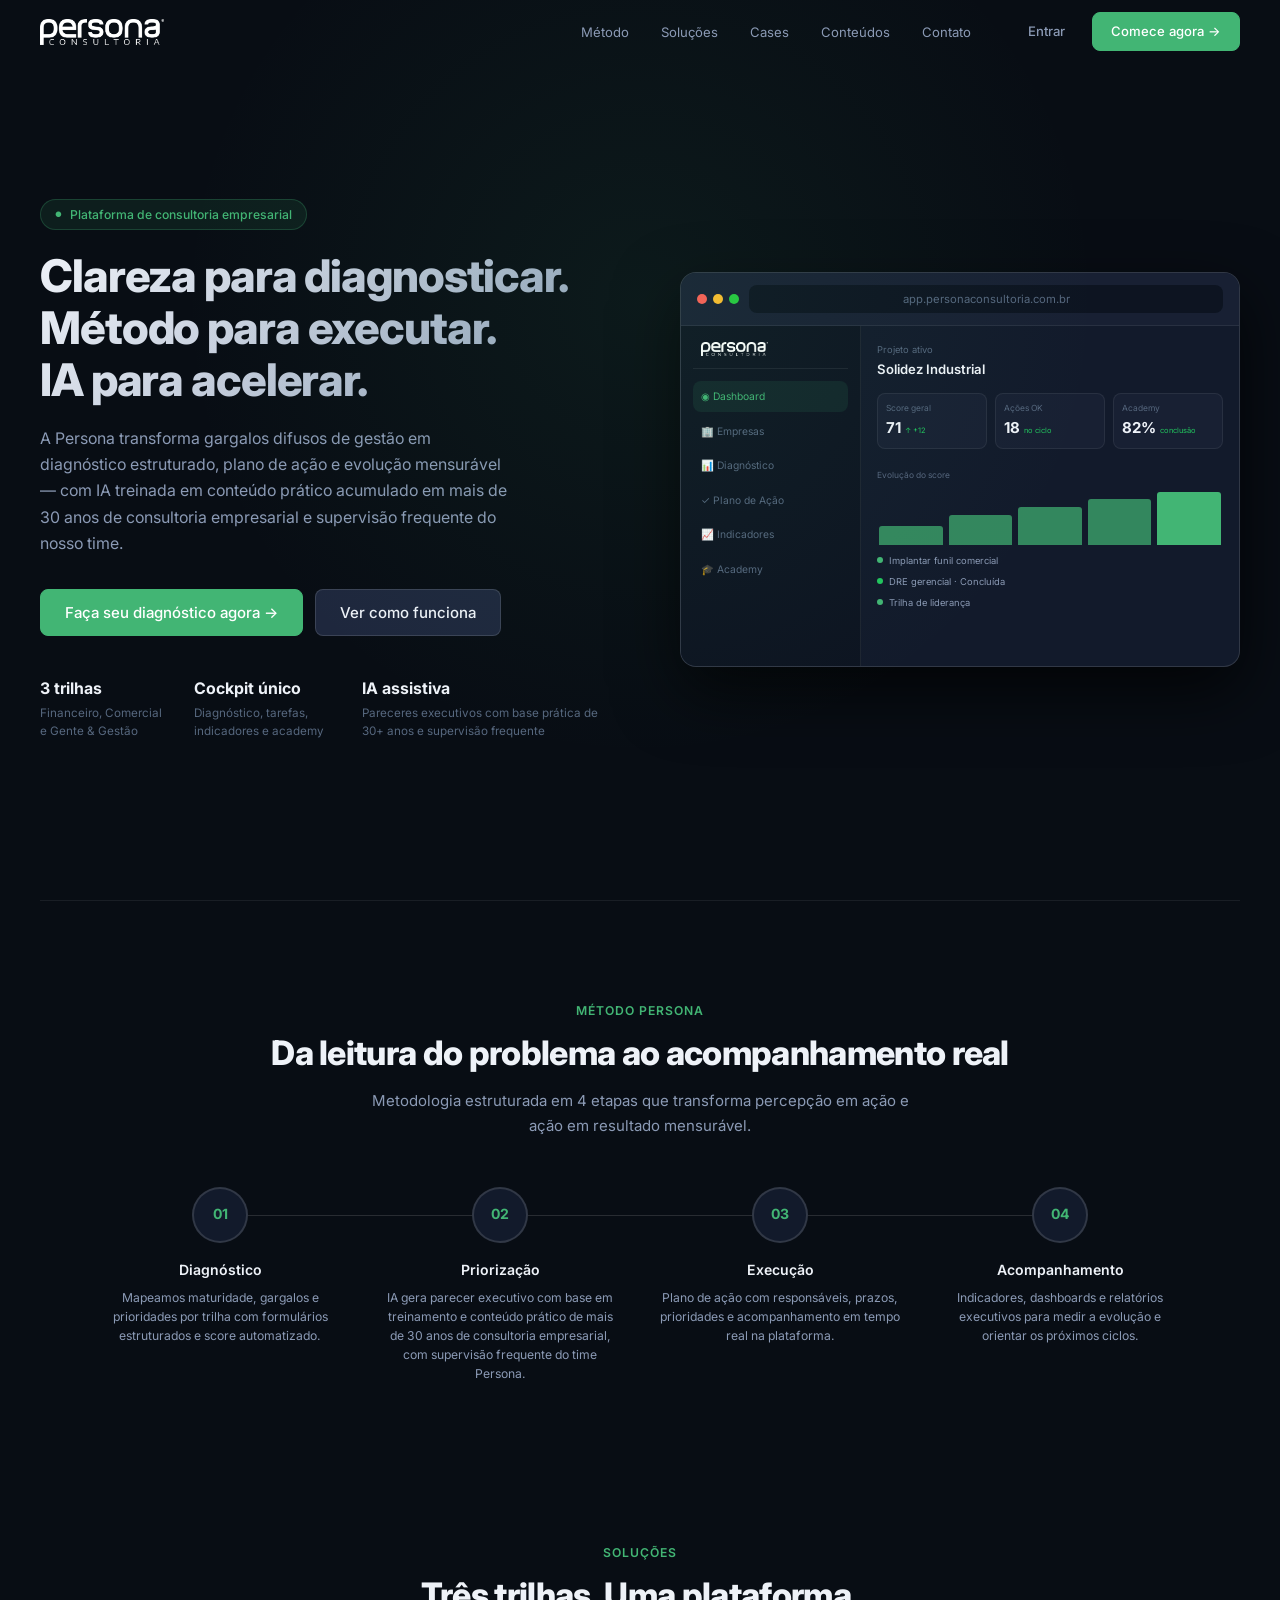
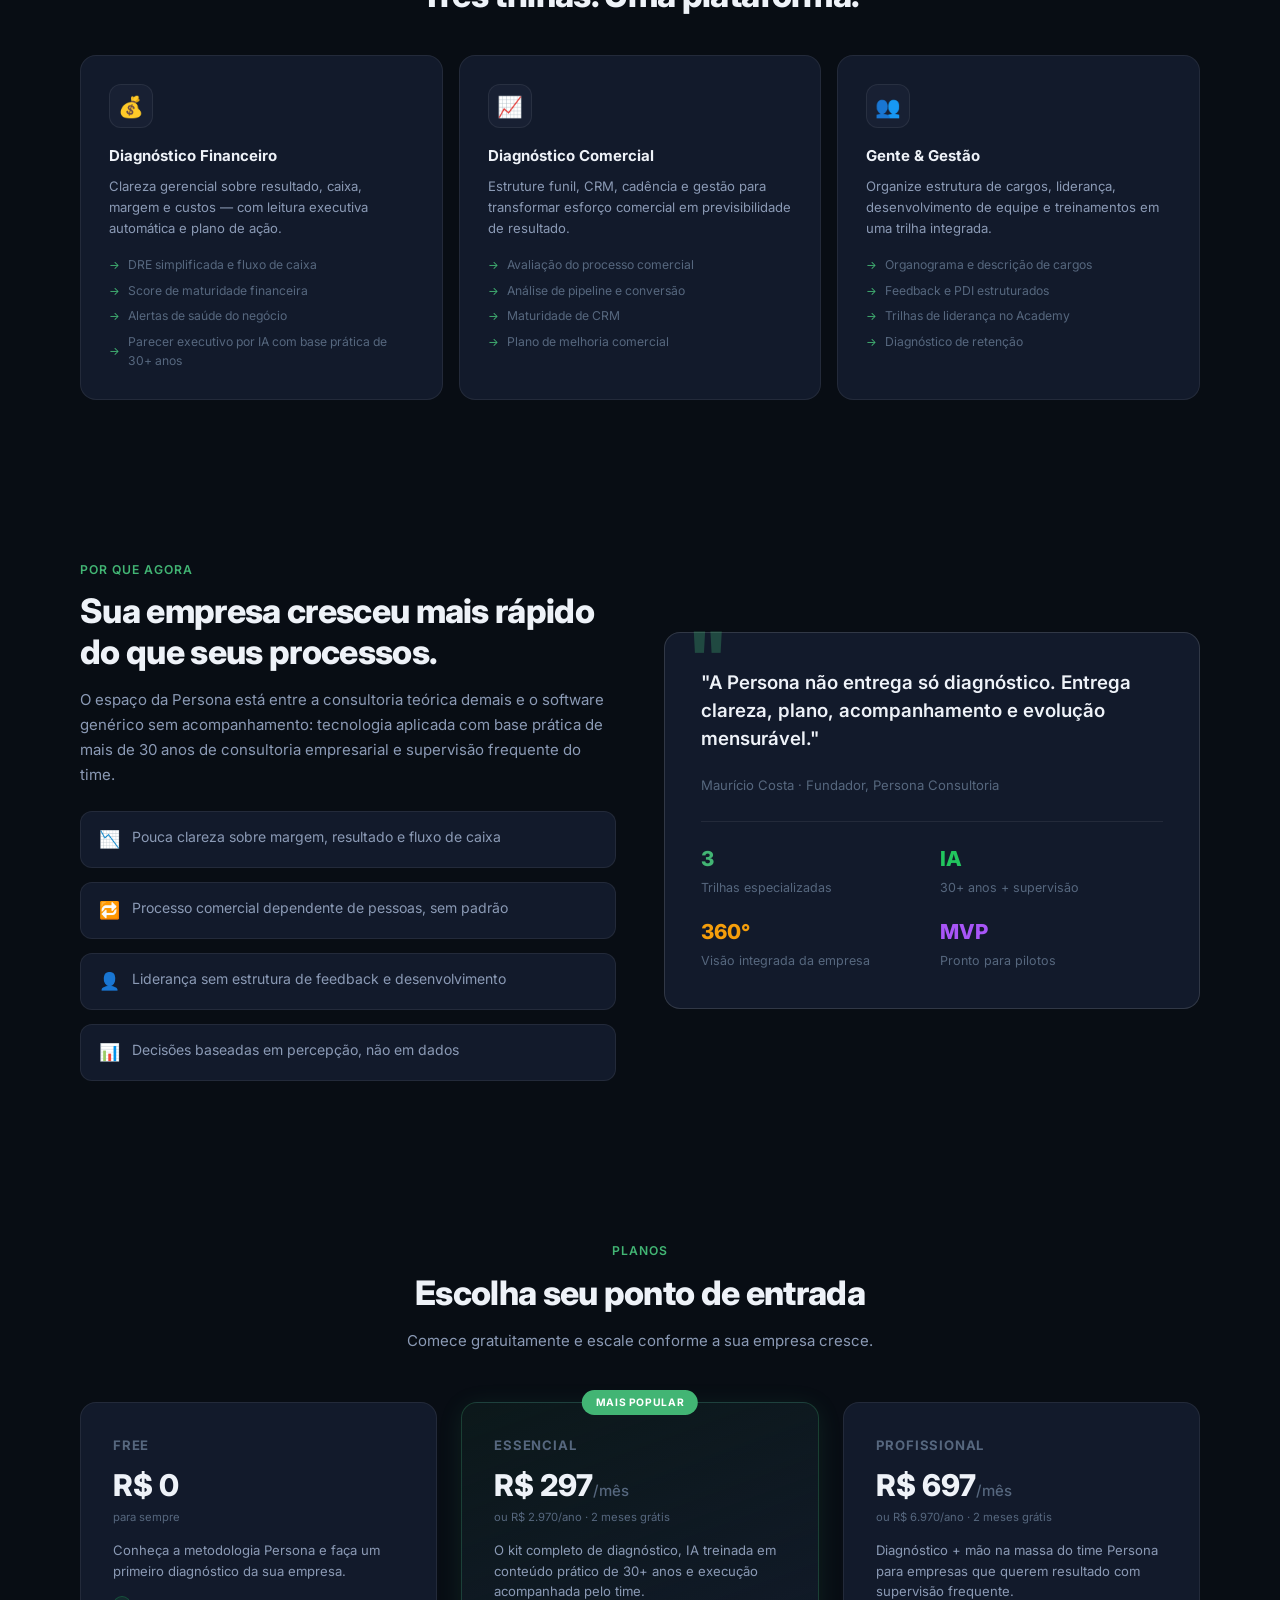
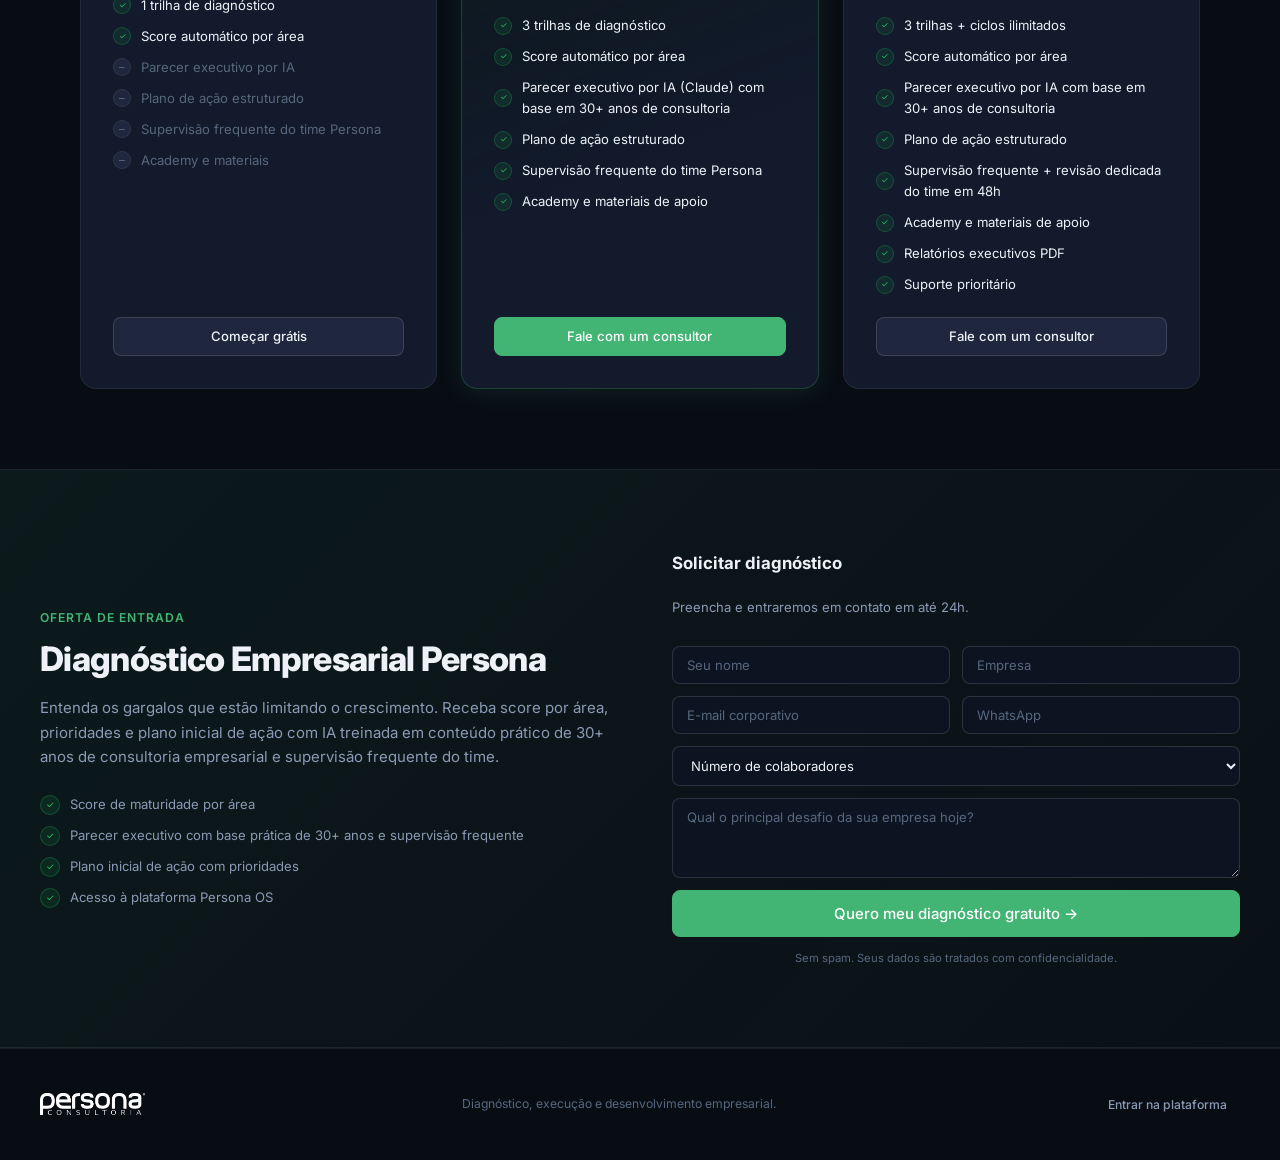
<file: index.html>
<!DOCTYPE html>
<html lang="pt-BR">
<head>
  <meta charset="UTF-8" />
  <meta name="viewport" content="width=device-width, initial-scale=1.0" />
  <title>Persona Consultoria | Diagnóstico, Execução e Desenvolvimento Empresarial</title>
  <link rel="stylesheet" href="css/base.css" />
  <link rel="stylesheet" href="css/landing.css" />
</head>
<body class="landing-body">

  <nav class="nav" id="main-nav">
    <div class="nav-logo">
      <img src="logo-Consultoria-BRANCO.png" alt="Persona Consultoria" style="height:26px;width:auto" />
    </div>
    <div class="nav-links">
      <button class="nav-link">Método</button>
      <button class="nav-link">Soluções</button>
      <button class="nav-link">Cases</button>
      <button class="nav-link">Conteúdos</button>
      <button class="nav-link" onclick="document.getElementById('contato').scrollIntoView({behavior:'smooth'})">Contato</button>
    </div>
    <div class="nav-actions">
      <a class="btn btn-ghost" href="login.html">Entrar</a>
      <a class="btn btn-primary" href="#contato" onclick="document.getElementById('contato').scrollIntoView({behavior:'smooth'});return false;">Comece agora →</a>
    </div>
  </nav>

  <!-- HERO -->
  <section class="hero">
    <div class="hero-inner">
      <div>
        <div class="hero-eyebrow">Plataforma de consultoria empresarial</div>
        <h1 class="hero-h1">Clareza para diagnosticar.<br>Método para executar.<br>IA para acelerar.</h1>
        <p class="hero-sub">A Persona transforma gargalos difusos de gestão em diagnóstico estruturado, plano de ação e evolução mensurável — com IA treinada em conteúdo prático acumulado em mais de 30 anos de consultoria empresarial e supervisão frequente do nosso time.</p>
        <div class="hero-actions">
          <a class="btn btn-primary btn-lg" href="#contato" onclick="document.getElementById('contato').scrollIntoView({behavior:'smooth'});return false;">Faça seu diagnóstico agora →</a>
          <button class="btn btn-secondary btn-lg" onclick="document.getElementById('metodo').scrollIntoView({behavior:'smooth'})">Ver como funciona</button>
        </div>
        <ul class="hero-metrics">
          <li><strong>3 trilhas</strong><span>Financeiro, Comercial e Gente & Gestão</span></li>
          <li><strong>Cockpit único</strong><span>Diagnóstico, tarefas, indicadores e academy</span></li>
          <li><strong>IA assistiva</strong><span>Pareceres executivos com base prática de 30+ anos e supervisão frequente</span></li>
        </ul>
      </div>
      <div class="hero-panel">
        <div class="product-window">
          <div class="window-chrome">
            <div class="window-dots"><span></span><span></span><span></span></div>
            <div class="window-url">app.personaconsultoria.com.br</div>
          </div>
          <div class="window-body">
            <div class="mock-app">
              <aside class="mock-sidebar">
                <div class="mock-logo">
                  <img src="logo-Consultoria-BRANCO.png" alt="Persona" style="height:14px;width:auto" />
                </div>
                <div class="mock-nav-item active">◉ Dashboard</div>
                <div class="mock-nav-item">🏢 Empresas</div>
                <div class="mock-nav-item">📊 Diagnóstico</div>
                <div class="mock-nav-item">✓ Plano de Ação</div>
                <div class="mock-nav-item">📈 Indicadores</div>
                <div class="mock-nav-item">🎓 Academy</div>
              </aside>
              <div class="mock-content">
                <div class="mock-header">
                  <small>Projeto ativo</small>
                  <strong>Solidez Industrial</strong>
                </div>
                <div class="mock-stats">
                  <div class="mock-stat">
                    <small>Score geral</small>
                    <strong>71</strong>
                    <span>↑ +12</span>
                  </div>
                  <div class="mock-stat">
                    <small>Ações OK</small>
                    <strong>18</strong>
                    <span>no ciclo</span>
                  </div>
                  <div class="mock-stat">
                    <small>Academy</small>
                    <strong>82%</strong>
                    <span>conclusão</span>
                  </div>
                </div>
                <div class="mock-bar-chart">
                  <small>Evolução do score</small>
                  <div class="mock-bars">
                    <span style="height:32%"></span>
                    <span style="height:50%"></span>
                    <span style="height:63%"></span>
                    <span style="height:76%"></span>
                    <span style="height:88%"></span>
                  </div>
                </div>
                <div class="mock-task-list">
                  <div class="mock-task"><div class="mock-task-dot"></div>Implantar funil comercial</div>
                  <div class="mock-task"><div class="mock-task-dot" style="background:var(--green)"></div>DRE gerencial · Concluída</div>
                  <div class="mock-task"><div class="mock-task-dot"></div>Trilha de liderança</div>
                </div>
              </div>
            </div>
          </div>
        </div>
      </div>
    </div>
  </section>

  <!-- MÉTODO -->
  <div id="metodo"></div>
  <div style="max-width:1200px;margin:0 auto;padding:0 40px 20px;border-top:1px solid var(--border)"></div>
  <div class="section section-center">
    <div class="section-eyebrow">Método Persona</div>
    <h2 class="section-title">Da leitura do problema ao acompanhamento real</h2>
    <p class="section-sub">Metodologia estruturada em 4 etapas que transforma percepção em ação e ação em resultado mensurável.</p>
    <div class="method-steps">
      <div class="step">
        <div class="step-num">01</div>
        <h4>Diagnóstico</h4>
        <p>Mapeamos maturidade, gargalos e prioridades por trilha com formulários estruturados e score automatizado.</p>
      </div>
      <div class="step">
        <div class="step-num">02</div>
        <h4>Priorização</h4>
        <p>IA gera parecer executivo com base em treinamento e conteúdo prático de mais de 30 anos de consultoria empresarial, com supervisão frequente do time Persona.</p>
      </div>
      <div class="step">
        <div class="step-num">03</div>
        <h4>Execução</h4>
        <p>Plano de ação com responsáveis, prazos, prioridades e acompanhamento em tempo real na plataforma.</p>
      </div>
      <div class="step">
        <div class="step-num">04</div>
        <h4>Acompanhamento</h4>
        <p>Indicadores, dashboards e relatórios executivos para medir a evolução e orientar os próximos ciclos.</p>
      </div>
    </div>
  </div>

  <!-- SOLUÇÕES -->
  <div class="section">
    <div class="section-eyebrow" style="text-align:center">Soluções</div>
    <h2 class="section-title" style="text-align:center">Três trilhas. Uma plataforma.</h2>
    <div class="solutions-grid">
      <div class="solution-card">
        <div class="solution-icon">💰</div>
        <h3>Diagnóstico Financeiro</h3>
        <p>Clareza gerencial sobre resultado, caixa, margem e custos — com leitura executiva automática e plano de ação.</p>
        <ul class="solution-features">
          <li>DRE simplificada e fluxo de caixa</li>
          <li>Score de maturidade financeira</li>
          <li>Alertas de saúde do negócio</li>
          <li>Parecer executivo por IA com base prática de 30+ anos</li>
        </ul>
      </div>
      <div class="solution-card">
        <div class="solution-icon">📈</div>
        <h3>Diagnóstico Comercial</h3>
        <p>Estruture funil, CRM, cadência e gestão para transformar esforço comercial em previsibilidade de resultado.</p>
        <ul class="solution-features">
          <li>Avaliação do processo comercial</li>
          <li>Análise de pipeline e conversão</li>
          <li>Maturidade de CRM</li>
          <li>Plano de melhoria comercial</li>
        </ul>
      </div>
      <div class="solution-card">
        <div class="solution-icon">👥</div>
        <h3>Gente & Gestão</h3>
        <p>Organize estrutura de cargos, liderança, desenvolvimento de equipe e treinamentos em uma trilha integrada.</p>
        <ul class="solution-features">
          <li>Organograma e descrição de cargos</li>
          <li>Feedback e PDI estruturados</li>
          <li>Trilhas de liderança no Academy</li>
          <li>Diagnóstico de retenção</li>
        </ul>
      </div>
    </div>
  </div>

  <!-- POR QUE -->
  <div class="why-section">
    <div>
      <div class="section-eyebrow">Por que agora</div>
      <h2 class="section-title">Sua empresa cresceu mais rápido do que seus processos.</h2>
      <p style="color:var(--text-2);line-height:1.65;margin-bottom:20px">O espaço da Persona está entre a consultoria teórica demais e o software genérico sem acompanhamento: tecnologia aplicada com base prática de mais de 30 anos de consultoria empresarial e supervisão frequente do time.</p>
      <ul class="why-pains">
        <li><span>📉</span>Pouca clareza sobre margem, resultado e fluxo de caixa</li>
        <li><span>🔁</span>Processo comercial dependente de pessoas, sem padrão</li>
        <li><span>👤</span>Liderança sem estrutura de feedback e desenvolvimento</li>
        <li><span>📊</span>Decisões baseadas em percepção, não em dados</li>
      </ul>
    </div>
    <div class="why-quote">
      <blockquote>"A Persona não entrega só diagnóstico. Entrega clareza, plano, acompanhamento e evolução mensurável."</blockquote>
      <cite>Maurício Costa · Fundador, Persona Consultoria</cite>
      <div style="margin-top:24px;padding-top:20px;border-top:1px solid var(--border)">
        <div style="display:grid;grid-template-columns:1fr 1fr;gap:16px">
          <div><strong style="font-size:1.375rem;font-weight:800;color:var(--accent)">3</strong><br><small style="color:var(--text-3)">Trilhas especializadas</small></div>
          <div><strong style="font-size:1.375rem;font-weight:800;color:var(--green)">IA</strong><br><small style="color:var(--text-3)">30+ anos + supervisão</small></div>
          <div><strong style="font-size:1.375rem;font-weight:800;color:var(--yellow)">360°</strong><br><small style="color:var(--text-3)">Visão integrada da empresa</small></div>
          <div><strong style="font-size:1.375rem;font-weight:800;color:var(--purple)">MVP</strong><br><small style="color:var(--text-3)">Pronto para pilotos</small></div>
        </div>
      </div>
    </div>
  </div>

  <!-- PRICING -->
  <div class="pricing-section">
    <div class="section-eyebrow" style="text-align:center">Planos</div>
    <h2 class="section-title" style="text-align:center">Escolha seu ponto de entrada</h2>
    <p class="section-sub" style="text-align:center">Comece gratuitamente e escale conforme a sua empresa cresce.</p>
    <div class="pricing-grid">

      <div class="pricing-card">
        <div class="plan-name">Free</div>
        <div class="plan-price">R$ 0</div>
        <div class="plan-period">para sempre</div>
        <p class="plan-desc">Conheça a metodologia Persona e faça um primeiro diagnóstico da sua empresa.</p>
        <ul class="plan-features">
          <li class="ok">1 trilha de diagnóstico</li>
          <li class="ok">Score automático por área</li>
          <li class="no">Parecer executivo por IA</li>
          <li class="no">Plano de ação estruturado</li>
          <li class="no">Supervisão frequente do time Persona</li>
          <li class="no">Academy e materiais</li>
        </ul>
        <a class="btn btn-secondary" style="width:100%;justify-content:center" href="login.html">Começar grátis</a>
      </div>

      <div class="pricing-card featured">
        <div class="plan-badge">Mais popular</div>
        <div class="plan-name">Essencial</div>
        <div class="plan-price">R$ 297<span>/mês</span></div>
        <div class="plan-period">ou R$ 2.970/ano · 2 meses grátis</div>
        <p class="plan-desc">O kit completo de diagnóstico, IA treinada em conteúdo prático de 30+ anos e execução acompanhada pelo time.</p>
        <ul class="plan-features">
          <li class="ok">3 trilhas de diagnóstico</li>
          <li class="ok">Score automático por área</li>
          <li class="ok">Parecer executivo por IA (Claude) com base em 30+ anos de consultoria</li>
          <li class="ok">Plano de ação estruturado</li>
          <li class="ok">Supervisão frequente do time Persona</li>
          <li class="ok">Academy e materiais de apoio</li>
        </ul>
        <a class="btn btn-primary" style="width:100%;justify-content:center" href="#contato" onclick="document.getElementById('contato').scrollIntoView({behavior:'smooth'});return false;">Fale com um consultor</a>
      </div>

      <div class="pricing-card">
        <div class="plan-name">Profissional</div>
        <div class="plan-price">R$ 697<span>/mês</span></div>
        <div class="plan-period">ou R$ 6.970/ano · 2 meses grátis</div>
        <p class="plan-desc">Diagnóstico + mão na massa do time Persona para empresas que querem resultado com supervisão frequente.</p>
        <ul class="plan-features">
          <li class="ok">3 trilhas + ciclos ilimitados</li>
          <li class="ok">Score automático por área</li>
          <li class="ok">Parecer executivo por IA com base em 30+ anos de consultoria</li>
          <li class="ok">Plano de ação estruturado</li>
          <li class="ok">Supervisão frequente + revisão dedicada do time em 48h</li>
          <li class="ok">Academy e materiais de apoio</li>
          <li class="ok">Relatórios executivos PDF</li>
          <li class="ok">Suporte prioritário</li>
        </ul>
        <a class="btn btn-secondary" style="width:100%;justify-content:center" href="#contato" onclick="document.getElementById('contato').scrollIntoView({behavior:'smooth'});return false;">Fale com um consultor</a>
      </div>

    </div>
  </div>

  <!-- CTA BAND -->
  <div class="cta-band" id="contato">
    <div class="cta-inner">
      <div>
        <div class="section-eyebrow">Oferta de entrada</div>
        <h2 class="section-title">Diagnóstico Empresarial Persona</h2>
        <p style="color:var(--text-2);line-height:1.65;margin-bottom:24px">Entenda os gargalos que estão limitando o crescimento. Receba score por área, prioridades e plano inicial de ação com IA treinada em conteúdo prático de 30+ anos de consultoria empresarial e supervisão frequente do time.</p>
        <ul style="list-style:none;display:flex;flex-direction:column;gap:10px">
          <li style="display:flex;align-items:center;gap:10px;font-size:.875rem;color:var(--text-2)">
            <span style="width:20px;height:20px;background:var(--green-bg);border:1px solid var(--green-border);border-radius:50%;display:inline-flex;align-items:center;justify-content:center;font-size:.625rem;color:var(--green)">✓</span>
            Score de maturidade por área
          </li>
          <li style="display:flex;align-items:center;gap:10px;font-size:.875rem;color:var(--text-2)">
            <span style="width:20px;height:20px;background:var(--green-bg);border:1px solid var(--green-border);border-radius:50%;display:inline-flex;align-items:center;justify-content:center;font-size:.625rem;color:var(--green)">✓</span>
            Parecer executivo com base prática de 30+ anos e supervisão frequente
          </li>
          <li style="display:flex;align-items:center;gap:10px;font-size:.875rem;color:var(--text-2)">
            <span style="width:20px;height:20px;background:var(--green-bg);border:1px solid var(--green-border);border-radius:50%;display:inline-flex;align-items:center;justify-content:center;font-size:.625rem;color:var(--green)">✓</span>
            Plano inicial de ação com prioridades
          </li>
          <li style="display:flex;align-items:center;gap:10px;font-size:.875rem;color:var(--text-2)">
            <span style="width:20px;height:20px;background:var(--green-bg);border:1px solid var(--green-border);border-radius:50%;display:inline-flex;align-items:center;justify-content:center;font-size:.625rem;color:var(--green)">✓</span>
            Acesso à plataforma Persona OS
          </li>
        </ul>
      </div>
      <form class="cta-form" onsubmit="handleLeadForm(event)">
        <h3 style="font-size:1.125rem;font-weight:700;margin-bottom:8px">Solicitar diagnóstico</h3>
        <p style="font-size:.875rem;color:var(--text-2);margin-bottom:16px">Preencha e entraremos em contato em até 24h.</p>
        <div class="cta-form-row">
          <input class="form-input" type="text" placeholder="Seu nome" required />
          <input class="form-input" type="text" placeholder="Empresa" required />
        </div>
        <div class="cta-form-row">
          <input class="form-input" type="email" placeholder="E-mail corporativo" required />
          <input class="form-input" type="tel" placeholder="WhatsApp" />
        </div>
        <select class="form-input">
          <option value="">Número de colaboradores</option>
          <option>Até 10</option>
          <option>11 a 50</option>
          <option>51 a 150</option>
          <option>Acima de 150</option>
        </select>
        <textarea class="form-input" placeholder="Qual o principal desafio da sua empresa hoje?" rows="3"></textarea>
        <button type="submit" class="btn btn-primary btn-lg" style="width:100%;justify-content:center">Quero meu diagnóstico gratuito →</button>
        <p style="font-size:.75rem;color:var(--text-3);text-align:center">Sem spam. Seus dados são tratados com confidencialidade.</p>
      </form>
    </div>
  </div>

  <!-- FOOTER -->
  <footer class="footer">
    <div class="footer-logo">
      <img src="logo-Consultoria-BRANCO.png" alt="Persona Consultoria" style="height:22px;width:auto" />
    </div>
    <p>Diagnóstico, execução e desenvolvimento empresarial.</p>
    <div style="display:flex;gap:16px">
      <a class="btn btn-ghost btn-sm" href="login.html">Entrar na plataforma</a>
    </div>
  </footer>

  <div class="toast-container" id="toast-container"></div>

  <script>
    window.addEventListener('scroll', function() {
      var nav = document.getElementById('main-nav');
      nav.classList.toggle('scrolled', window.scrollY > 20);
    });

    function handleLeadForm(e) {
      e.preventDefault();
      var toast = document.createElement('div');
      toast.className = 'toast toast-success';
      toast.textContent = 'Recebemos sua solicitação! Entraremos em contato em até 24h.';
      document.getElementById('toast-container').appendChild(toast);
      setTimeout(function(){ toast.remove(); }, 5000);
      e.target.reset();
    }
  </script>
</body>
</html>
</file>
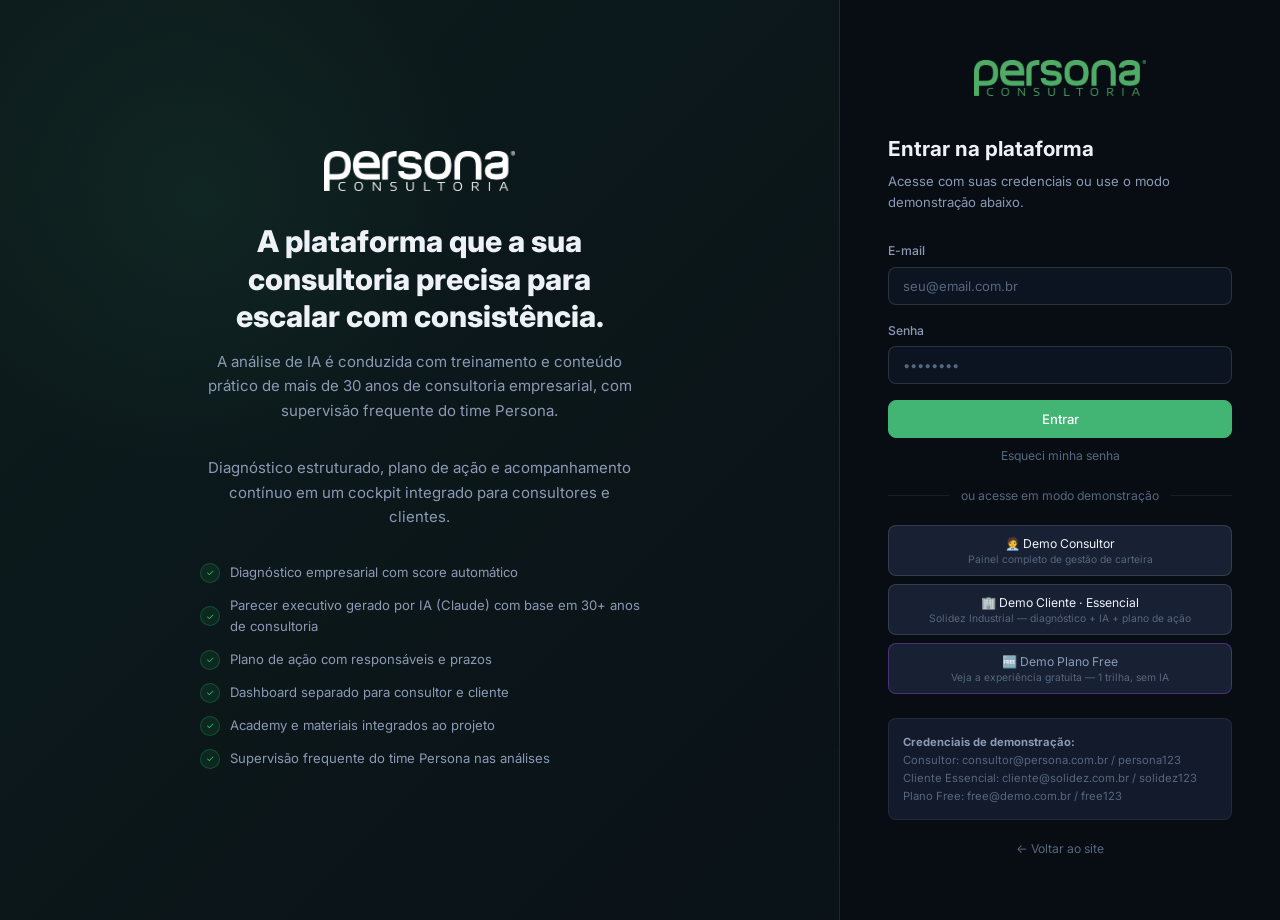
<file: login.html>
<!DOCTYPE html>
<html lang="pt-BR">
<head>
  <meta charset="UTF-8" />
  <meta name="viewport" content="width=device-width, initial-scale=1.0" />
  <title>Persona OS · Entrar</title>
  <link rel="stylesheet" href="css/base.css" />
  <link rel="stylesheet" href="css/app.css" />
</head>
<body>
  <div class="login-page">

    <div class="login-visual">
      <div class="login-visual-content">
        <div style="display:flex;justify-content:center;margin-bottom:32px">
          <img src="logo-Consultoria-BRANCO.png" alt="Persona Consultoria" style="height:40px;width:auto" />
        </div>
        <h2>A plataforma que a sua consultoria precisa para escalar com consistência.</h2>
        <p style="margin-top:8px">A análise de IA é conduzida com treinamento e conteúdo prático de mais de 30 anos de consultoria empresarial, com supervisão frequente do time Persona.</p>
        <p>Diagnóstico estruturado, plano de ação e acompanhamento contínuo em um cockpit integrado para consultores e clientes.</p>
        <ul class="login-benefits">
          <li>Diagnóstico empresarial com score automático</li>
          <li>Parecer executivo gerado por IA (Claude) com base em 30+ anos de consultoria</li>
          <li>Plano de ação com responsáveis e prazos</li>
          <li>Dashboard separado para consultor e cliente</li>
          <li>Academy e materiais integrados ao projeto</li>
          <li>Supervisão frequente do time Persona nas análises</li>
        </ul>
      </div>
    </div>

    <div class="login-form-area">
      <div class="login-logo" style="justify-content:center">
        <img src="logo-Consultoria-COR.png" alt="Persona Consultoria" style="height:36px;width:auto" />
      </div>

      <div class="login-form">
        <h2>Entrar na plataforma</h2>
        <p>Acesse com suas credenciais ou use o modo demonstração abaixo.</p>

        <form id="login-form">
          <div class="form-group">
            <label class="form-label" for="email">E-mail</label>
            <input class="form-input" type="email" id="email" placeholder="seu@email.com.br" required autocomplete="email" />
          </div>
          <div class="form-group">
            <label class="form-label" for="password">Senha</label>
            <input class="form-input" type="password" id="password" placeholder="••••••••" required autocomplete="current-password" />
            <div id="login-error" style="display:none;color:var(--red);font-size:.8125rem;margin-top:4px"></div>
          </div>
          <button type="submit" class="btn btn-primary" style="width:100%;justify-content:center;margin-bottom:8px">
            Entrar
          </button>
          <a href="#" style="font-size:.8125rem;color:var(--text-3);display:block;text-align:center">Esqueci minha senha</a>
        </form>

        <div class="login-divider">ou acesse em modo demonstração</div>

        <div class="demo-grid" style="grid-template-columns:1fr;gap:8px">
          <button class="demo-btn" onclick="loginDemo('consultor')">
            🧑‍💼 Demo Consultor
            <small>Painel completo de gestão de carteira</small>
          </button>
          <button class="demo-btn" onclick="loginDemo('cliente')">
            🏢 Demo Cliente · Essencial
            <small>Solidez Industrial — diagnóstico + IA + plano de ação</small>
          </button>
          <button class="demo-btn" onclick="loginDemo('free')" style="border-color:rgba(168,85,247,.35);color:var(--text-2)">
            🆓 Demo Plano Free
            <small>Veja a experiência gratuita — 1 trilha, sem IA</small>
          </button>
        </div>

        <div style="margin-top:24px;padding:14px;background:var(--bg-2);border:1px solid var(--border);border-radius:var(--r);font-size:.75rem;color:var(--text-3)">
          <strong style="color:var(--text-2)">Credenciais de demonstração:</strong><br/>
          Consultor: consultor@persona.com.br / persona123<br/>
          Cliente Essencial: cliente@solidez.com.br / solidez123<br/>
          Plano Free: free@demo.com.br / free123
        </div>

        <div style="margin-top:16px;text-align:center">
          <a href="index.html" style="font-size:.8125rem;color:var(--text-3)">← Voltar ao site</a>
        </div>
      </div>
    </div>
  </div>

  <div class="toast-container" id="toast-container"></div>

  <script src="js/auth.js"></script>
  <script>
    (function() {
      var existing = Auth.getSession();
      if (existing) window.location.href = 'platform.html';
    })();

    document.getElementById('login-form').addEventListener('submit', function(e) {
      e.preventDefault();
      var email = document.getElementById('email').value;
      var pass = document.getElementById('password').value;
      var err = document.getElementById('login-error');
      var session = Auth.login(email, pass);
      if (session) {
        window.location.href = 'platform.html';
      } else {
        err.style.display = 'block';
        err.textContent = 'E-mail ou senha incorretos. Tente novamente.';
        setTimeout(function(){ err.style.display = 'none'; }, 4000);
      }
    });

    function loginDemo(role) {
      var session = Auth.loginDemo(role);
      if (session) window.location.href = 'platform.html';
    }
  </script>
</body>
</html>
</file>
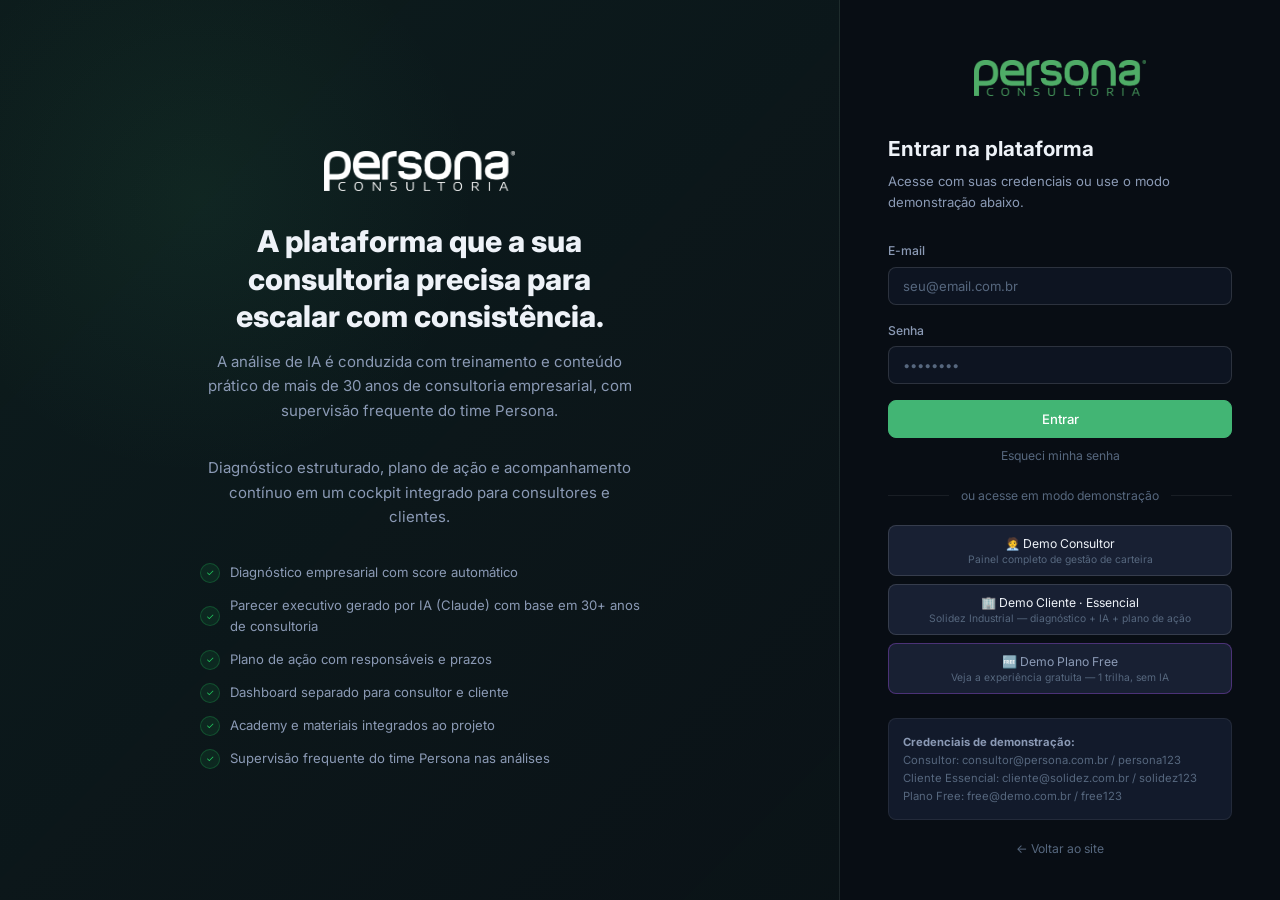
<file: platform.html>
<!DOCTYPE html>
<html lang="pt-BR">
<head>
  <meta charset="UTF-8" />
  <meta name="viewport" content="width=device-width, initial-scale=1.0" />
  <title>Persona OS</title>
  <link rel="stylesheet" href="css/base.css" />
  <link rel="stylesheet" href="css/app.css" />
</head>
<body>
  <div id="app"></div>

  <script src="js/auth.js"></script>
  <script src="js/data.js"></script>
  <script src="js/questions.js"></script>
  <script src="js/ai.js"></script>
  <script src="js/views.js"></script>
  <script src="js/app.js"></script>
</body>
</html>
</file>
<file: css/base.css>
@import url('https://fonts.googleapis.com/css2?family=Inter:wght@300;400;500;600;700;800&display=swap');

:root {
  /* Backgrounds */
  --bg-0: #080d14;
  --bg-1: #0d1421;
  --bg-2: #121a2b;
  --bg-3: #182033;
  --bg-4: #1e273d;
  --bg-hover: rgba(255,255,255,0.04);

  /* Borders */
  --border: rgba(255,255,255,0.07);
  --border-strong: rgba(255,255,255,0.13);
  --border-accent: rgba(66,181,116,0.4);

  /* Text */
  --text-1: #eef2f8;
  --text-2: #8b9ab5;
  --text-3: #56677e;

  /* Accent — Persona green */
  --accent: #42b574;
  --accent-dim: #33a363;
  --accent-bg: rgba(66,181,116,0.1);
  --accent-border: rgba(66,181,116,0.25);

  /* Semantic */
  --green: #22c55e;
  --green-bg: rgba(34,197,94,0.1);
  --green-border: rgba(34,197,94,0.25);

  --yellow: #f59e0b;
  --yellow-bg: rgba(245,158,11,0.1);
  --yellow-border: rgba(245,158,11,0.25);

  --red: #ef4444;
  --red-bg: rgba(239,68,68,0.1);
  --red-border: rgba(239,68,68,0.25);

  --orange: #f97316;
  --orange-bg: rgba(249,115,22,0.1);
  --orange-border: rgba(249,115,22,0.25);

  --purple: #a855f7;
  --purple-bg: rgba(168,85,247,0.1);

  /* Typography */
  --font: 'Inter', -apple-system, BlinkMacSystemFont, sans-serif;

  /* Radius */
  --r-sm: 4px;
  --r: 8px;
  --r-lg: 12px;
  --r-xl: 16px;
  --r-full: 9999px;

  /* Shadows */
  --shadow: 0 4px 16px rgba(0,0,0,0.5);
  --shadow-lg: 0 8px 32px rgba(0,0,0,0.6);

  /* Transitions */
  --t: 150ms ease;
  --t-slow: 300ms ease;

  /* Layout */
  --sidebar-w: 240px;
  --header-h: 60px;
}

*, *::before, *::after { box-sizing: border-box; margin: 0; padding: 0; }

html { font-size: 15px; }

body {
  font-family: var(--font);
  background: var(--bg-0);
  color: var(--text-1);
  line-height: 1.6;
  -webkit-font-smoothing: antialiased;
}

a { color: inherit; text-decoration: none; }
button { cursor: pointer; font-family: var(--font); }
input, textarea, select { font-family: var(--font); }

/* Scrollbar */
::-webkit-scrollbar { width: 6px; height: 6px; }
::-webkit-scrollbar-track { background: transparent; }
::-webkit-scrollbar-thumb { background: var(--border-strong); border-radius: var(--r-full); }
::-webkit-scrollbar-thumb:hover { background: var(--text-3); }

/* Utilities */
.sr-only { position: absolute; width: 1px; height: 1px; overflow: hidden; clip: rect(0,0,0,0); }

.text-1 { color: var(--text-1); }
.text-2 { color: var(--text-2); }
.text-3 { color: var(--text-3); }
.text-accent { color: var(--accent); }
.text-green { color: var(--green); }
.text-yellow { color: var(--yellow); }
.text-red { color: var(--red); }
.text-orange { color: var(--orange); }

.fw-500 { font-weight: 500; }
.fw-600 { font-weight: 600; }
.fw-700 { font-weight: 700; }

.flex { display: flex; }
.flex-col { flex-direction: column; }
.items-center { align-items: center; }
.justify-between { justify-content: space-between; }
.gap-2 { gap: 8px; }
.gap-3 { gap: 12px; }
.gap-4 { gap: 16px; }

/* Buttons */
.btn {
  display: inline-flex;
  align-items: center;
  gap: 8px;
  padding: 9px 18px;
  border-radius: var(--r);
  font-size: 0.875rem;
  font-weight: 500;
  border: 1px solid transparent;
  transition: all var(--t);
  white-space: nowrap;
  line-height: 1.4;
}

.btn-primary {
  background: var(--accent);
  color: #fff;
  border-color: var(--accent);
}
.btn-primary:hover { background: #33a363; border-color: #33a363; transform: translateY(-1px); box-shadow: 0 4px 12px rgba(66,181,116,0.35); }

.btn-secondary {
  background: var(--bg-4);
  color: var(--text-1);
  border-color: var(--border-strong);
}
.btn-secondary:hover { background: var(--bg-hover); border-color: var(--border-accent); }

.btn-ghost {
  background: transparent;
  color: var(--text-2);
  border-color: transparent;
}
.btn-ghost:hover { background: var(--bg-hover); color: var(--text-1); }

.btn-danger {
  background: var(--red-bg);
  color: var(--red);
  border-color: var(--red-border);
}
.btn-danger:hover { background: var(--red); color: #fff; }

.btn-sm { padding: 6px 12px; font-size: 0.8125rem; }
.btn-lg { padding: 12px 24px; font-size: 1rem; }

.btn:disabled { opacity: 0.5; cursor: not-allowed; transform: none; }

/* Badges / Pills */
.badge {
  display: inline-flex;
  align-items: center;
  gap: 4px;
  padding: 3px 10px;
  border-radius: var(--r-full);
  font-size: 0.75rem;
  font-weight: 500;
  border: 1px solid transparent;
}
.badge-green { background: var(--green-bg); color: var(--green); border-color: var(--green-border); }
.badge-yellow { background: var(--yellow-bg); color: var(--yellow); border-color: var(--yellow-border); }
.badge-red { background: var(--red-bg); color: var(--red); border-color: var(--red-border); }
.badge-orange { background: var(--orange-bg); color: var(--orange); border-color: var(--orange-border); }
.badge-blue { background: var(--accent-bg); color: var(--accent); border-color: var(--accent-border); }
.badge-purple { background: var(--purple-bg); color: var(--purple); }
.badge-neutral { background: var(--bg-4); color: var(--text-2); border-color: var(--border); }

/* Cards */
.card {
  background: var(--bg-2);
  border: 1px solid var(--border);
  border-radius: var(--r-lg);
  padding: 20px;
}
.card:hover { border-color: var(--border-strong); }

/* Form elements */
.form-group { display: flex; flex-direction: column; gap: 6px; margin-bottom: 16px; }
.form-label { font-size: 0.8125rem; font-weight: 500; color: var(--text-2); }
.form-input {
  background: var(--bg-1);
  border: 1px solid var(--border-strong);
  border-radius: var(--r);
  padding: 10px 14px;
  color: var(--text-1);
  font-size: 0.875rem;
  transition: border-color var(--t);
  outline: none;
  width: 100%;
}
.form-input:focus { border-color: var(--accent); box-shadow: 0 0 0 3px var(--accent-bg); }
.form-input::placeholder { color: var(--text-3); }

select.form-input { cursor: pointer; }
select.form-input option { background: var(--bg-2); }

textarea.form-input { resize: vertical; min-height: 80px; }

/* Table */
.table-wrap { overflow-x: auto; }
table { width: 100%; border-collapse: collapse; }
th {
  text-align: left;
  padding: 10px 16px;
  font-size: 0.75rem;
  font-weight: 600;
  color: var(--text-3);
  text-transform: uppercase;
  letter-spacing: 0.05em;
  border-bottom: 1px solid var(--border);
}
td {
  padding: 12px 16px;
  font-size: 0.875rem;
  border-bottom: 1px solid var(--border);
  color: var(--text-1);
}
tr:last-child td { border-bottom: none; }
tr:hover td { background: var(--bg-hover); }

/* Progress */
.progress-bar {
  height: 6px;
  background: var(--bg-4);
  border-radius: var(--r-full);
  overflow: hidden;
}
.progress-fill {
  height: 100%;
  border-radius: var(--r-full);
  background: var(--accent);
  transition: width 0.5s ease;
}
.progress-fill.green { background: var(--green); }
.progress-fill.yellow { background: var(--yellow); }
.progress-fill.red { background: var(--red); }

/* Modal */
.modal-backdrop {
  position: fixed;
  inset: 0;
  background: rgba(0,0,0,0.7);
  backdrop-filter: blur(4px);
  z-index: 100;
  display: flex;
  align-items: center;
  justify-content: center;
  padding: 24px;
}
.modal {
  background: var(--bg-2);
  border: 1px solid var(--border-strong);
  border-radius: var(--r-xl);
  width: 100%;
  max-width: 520px;
  box-shadow: var(--shadow-lg);
  max-height: 90vh;
  overflow-y: auto;
}
.modal-header {
  display: flex;
  align-items: center;
  justify-content: space-between;
  padding: 20px 24px;
  border-bottom: 1px solid var(--border);
}
.modal-header h3 { font-size: 1rem; font-weight: 600; }
.modal-body { padding: 24px; }
.modal-footer {
  display: flex;
  gap: 8px;
  justify-content: flex-end;
  padding: 16px 24px;
  border-top: 1px solid var(--border);
}

/* Toast */
.toast-container {
  position: fixed;
  bottom: 24px;
  right: 24px;
  z-index: 200;
  display: flex;
  flex-direction: column;
  gap: 8px;
}
.toast {
  padding: 12px 16px;
  border-radius: var(--r-lg);
  font-size: 0.875rem;
  font-weight: 500;
  border: 1px solid;
  box-shadow: var(--shadow);
  animation: slideIn 0.2s ease;
  max-width: 360px;
}
.toast-success { background: var(--green-bg); color: var(--green); border-color: var(--green-border); }
.toast-error { background: var(--red-bg); color: var(--red); border-color: var(--red-border); }
.toast-info { background: var(--accent-bg); color: var(--accent); border-color: var(--accent-border); }

@keyframes slideIn {
  from { transform: translateX(100%); opacity: 0; }
  to { transform: translateX(0); opacity: 1; }
}

/* Divider */
.divider { border: none; border-top: 1px solid var(--border); margin: 16px 0; }

/* Loading spinner */
.spinner {
  width: 20px; height: 20px;
  border: 2px solid var(--border);
  border-top-color: var(--accent);
  border-radius: 50%;
  animation: spin 0.7s linear infinite;
  display: inline-block;
}
@keyframes spin { to { transform: rotate(360deg); } }

/* Empty state */
.empty-state {
  text-align: center;
  padding: 48px 24px;
  color: var(--text-3);
}
.empty-state .icon { font-size: 2.5rem; margin-bottom: 12px; }
.empty-state h4 { font-size: 0.9375rem; font-weight: 600; color: var(--text-2); margin-bottom: 6px; }
.empty-state p { font-size: 0.875rem; }
</file>
<file: css/landing.css>
/* ===== LANDING PAGE STYLES ===== */

.landing-body { overflow-x: hidden; }

/* NAV */
.nav {
  position: fixed;
  top: 0;
  left: 0;
  right: 0;
  z-index: 50;
  height: 64px;
  display: flex;
  align-items: center;
  padding: 0 40px;
  border-bottom: 1px solid transparent;
  transition: all var(--t-slow);
}
.nav.scrolled {
  background: rgba(8,13,20,0.92);
  backdrop-filter: blur(12px);
  border-bottom-color: var(--border);
}
.nav-logo {
  display: flex;
  align-items: center;
  gap: 10px;
  font-weight: 700;
  font-size: 1rem;
}
.nav-logo-mark {
  width: 32px; height: 32px;
  background: var(--accent);
  border-radius: 8px;
  display: flex;
  align-items: center;
  justify-content: center;
  font-weight: 800;
  font-size: 0.875rem;
  color: #fff;
}
.nav-links {
  display: flex;
  align-items: center;
  gap: 4px;
  margin-left: auto;
  margin-right: 24px;
}
.nav-link {
  padding: 6px 14px;
  font-size: 0.875rem;
  color: var(--text-2);
  border-radius: var(--r);
  transition: color var(--t);
  background: none;
  border: none;
}
.nav-link:hover { color: var(--text-1); }
.nav-actions { display: flex; gap: 8px; }

/* HERO */
.hero {
  min-height: 100vh;
  display: flex;
  align-items: center;
  padding: 120px 40px 80px;
  position: relative;
  overflow: hidden;
}
.hero::before {
  content: '';
  position: absolute;
  top: -200px; left: 50%;
  transform: translateX(-50%);
  width: 1000px; height: 1000px;
  background: radial-gradient(ellipse at center, rgba(66,181,116,0.08) 0%, transparent 65%);
  pointer-events: none;
}
.hero-inner {
  max-width: 1200px;
  margin: 0 auto;
  display: grid;
  grid-template-columns: 1fr 1fr;
  gap: 80px;
  align-items: center;
  width: 100%;
}
.hero-eyebrow {
  display: inline-flex;
  align-items: center;
  gap: 8px;
  background: var(--accent-bg);
  border: 1px solid var(--accent-border);
  padding: 5px 14px;
  border-radius: var(--r-full);
  font-size: 0.8125rem;
  font-weight: 500;
  color: var(--accent);
  margin-bottom: 20px;
}
.hero-eyebrow::before { content: '●'; font-size: 0.5rem; }
.hero-h1 {
  font-size: 3rem;
  font-weight: 800;
  line-height: 1.15;
  letter-spacing: -0.025em;
  margin-bottom: 20px;
  background: linear-gradient(135deg, #eef2f8 0%, #8b9ab5 100%);
  -webkit-background-clip: text;
  -webkit-text-fill-color: transparent;
  background-clip: text;
}
.hero-sub {
  font-size: 1.0625rem;
  color: var(--text-2);
  line-height: 1.65;
  margin-bottom: 32px;
  max-width: 480px;
}
.hero-actions { display: flex; gap: 12px; flex-wrap: wrap; margin-bottom: 40px; }
.hero-metrics {
  display: flex;
  gap: 28px;
  list-style: none;
}
.hero-metrics li {
  display: flex;
  flex-direction: column;
  gap: 2px;
}
.hero-metrics strong {
  font-size: 1.0625rem;
  font-weight: 700;
  color: var(--text-1);
}
.hero-metrics span {
  font-size: 0.78rem;
  color: var(--text-3);
}

/* Product window mockup */
.product-window {
  background: var(--bg-2);
  border: 1px solid var(--border-strong);
  border-radius: var(--r-xl);
  overflow: hidden;
  box-shadow: 0 24px 64px rgba(0,0,0,0.7);
}
.window-chrome {
  background: var(--bg-3);
  padding: 12px 16px;
  display: flex;
  align-items: center;
  gap: 10px;
  border-bottom: 1px solid var(--border);
}
.window-dots { display: flex; gap: 6px; }
.window-dots span {
  width: 10px; height: 10px;
  border-radius: 50%;
}
.window-dots span:nth-child(1) { background: #ff5f56; }
.window-dots span:nth-child(2) { background: #ffbd2e; }
.window-dots span:nth-child(3) { background: #27c93f; }
.window-url {
  flex: 1;
  background: var(--bg-1);
  border-radius: var(--r);
  padding: 5px 12px;
  font-size: 0.75rem;
  color: var(--text-3);
  text-align: center;
}
.window-body { padding: 0; }
.mock-app {
  display: grid;
  grid-template-columns: 180px 1fr;
  height: 340px;
}
.mock-sidebar {
  background: var(--bg-1);
  border-right: 1px solid var(--border);
  padding: 16px 12px;
  display: flex;
  flex-direction: column;
  gap: 4px;
}
.mock-logo {
  display: flex;
  align-items: center;
  gap: 8px;
  padding: 0 8px 12px;
  border-bottom: 1px solid var(--border);
  margin-bottom: 8px;
}
.mock-logo-mark {
  width: 24px; height: 24px;
  background: var(--accent);
  border-radius: 6px;
  display: flex;
  align-items: center;
  justify-content: center;
  font-size: 0.625rem;
  font-weight: 800;
  color: #fff;
}
.mock-logo span { font-size: 0.75rem; font-weight: 700; }
.mock-nav-item {
  padding: 7px 8px;
  border-radius: var(--r);
  font-size: 0.6875rem;
  color: var(--text-3);
  display: flex;
  align-items: center;
  gap: 6px;
}
.mock-nav-item.active { background: var(--accent-bg); color: var(--accent); }
.mock-content { padding: 16px; overflow: hidden; }
.mock-header { margin-bottom: 12px; }
.mock-header small { font-size: 0.625rem; color: var(--text-3); display: block; }
.mock-header strong { font-size: 0.875rem; font-weight: 600; }
.mock-stats { display: grid; grid-template-columns: repeat(3, 1fr); gap: 8px; margin-bottom: 12px; }
.mock-stat {
  background: var(--bg-3);
  border: 1px solid var(--border);
  border-radius: var(--r);
  padding: 8px;
}
.mock-stat small { font-size: 0.5625rem; color: var(--text-3); display: block; }
.mock-stat strong { font-size: 1rem; font-weight: 700; }
.mock-stat span { font-size: 0.5rem; color: var(--green); }
.mock-bar-chart { height: 80px; position: relative; }
.mock-bar-chart small { font-size: 0.5625rem; color: var(--text-3); }
.mock-bars {
  display: flex;
  align-items: flex-end;
  gap: 6px;
  height: 60px;
  padding: 0 2px;
}
.mock-bars span {
  flex: 1;
  background: var(--accent);
  border-radius: 3px 3px 0 0;
  opacity: 0.7;
  transition: opacity 0.2s;
}
.mock-bars span:last-child { opacity: 1; }
.mock-task-list { margin-top: 12px; display: flex; flex-direction: column; gap: 6px; }
.mock-task {
  display: flex;
  align-items: center;
  gap: 6px;
  font-size: 0.625rem;
  color: var(--text-2);
}
.mock-task-dot {
  width: 6px; height: 6px;
  border-radius: 50%;
  background: var(--accent);
  flex-shrink: 0;
}

/* SECTIONS */
.section { padding: 80px 40px; max-width: 1200px; margin: 0 auto; }
.section-lg { padding: 100px 40px; }
.section-center { text-align: center; }
.section-eyebrow {
  font-size: 0.8125rem;
  font-weight: 600;
  color: var(--accent);
  text-transform: uppercase;
  letter-spacing: 0.08em;
  margin-bottom: 12px;
}
.section-title {
  font-size: 2.25rem;
  font-weight: 800;
  letter-spacing: -0.02em;
  line-height: 1.2;
  margin-bottom: 16px;
}
.section-sub {
  font-size: 1rem;
  color: var(--text-2);
  line-height: 1.65;
  max-width: 540px;
  margin: 0 auto 48px;
}

/* METHOD STEPS */
.method-steps {
  display: grid;
  grid-template-columns: repeat(4, 1fr);
  gap: 0;
  margin-top: 48px;
  position: relative;
}
.method-steps::before {
  content: '';
  position: absolute;
  top: 28px;
  left: 12.5%;
  right: 12.5%;
  height: 1px;
  background: var(--border-strong);
  z-index: 0;
}
.step {
  display: flex;
  flex-direction: column;
  align-items: center;
  text-align: center;
  padding: 0 20px;
  position: relative;
  z-index: 1;
}
.step-num {
  width: 56px; height: 56px;
  background: var(--bg-2);
  border: 2px solid var(--border-strong);
  border-radius: 50%;
  display: flex;
  align-items: center;
  justify-content: center;
  font-size: 0.9375rem;
  font-weight: 700;
  color: var(--accent);
  margin-bottom: 16px;
  transition: all var(--t-slow);
}
.step:hover .step-num {
  background: var(--accent);
  border-color: var(--accent);
  color: #fff;
  box-shadow: 0 0 0 8px var(--accent-bg);
}
.step h4 { font-size: 0.9375rem; font-weight: 600; margin-bottom: 8px; }
.step p { font-size: 0.8125rem; color: var(--text-2); line-height: 1.55; }

/* SOLUTIONS */
.solutions-grid {
  display: grid;
  grid-template-columns: repeat(3, 1fr);
  gap: 16px;
  margin-top: 40px;
}
.solution-card {
  background: var(--bg-2);
  border: 1px solid var(--border);
  border-radius: var(--r-xl);
  padding: 28px;
  transition: all var(--t-slow);
  position: relative;
  overflow: hidden;
}
.solution-card::before {
  content: '';
  position: absolute;
  inset: 0;
  background: linear-gradient(135deg, var(--accent-bg) 0%, transparent 60%);
  opacity: 0;
  transition: opacity var(--t-slow);
}
.solution-card:hover { border-color: var(--accent-border); transform: translateY(-4px); box-shadow: var(--shadow-lg); }
.solution-card:hover::before { opacity: 1; }
.solution-icon {
  width: 44px; height: 44px;
  border-radius: var(--r-lg);
  display: flex;
  align-items: center;
  justify-content: center;
  font-size: 1.375rem;
  margin-bottom: 16px;
  background: var(--bg-3);
  border: 1px solid var(--border);
}
.solution-card h3 { font-size: 1rem; font-weight: 700; margin-bottom: 8px; }
.solution-card p { font-size: 0.875rem; color: var(--text-2); line-height: 1.6; margin-bottom: 16px; }
.solution-features { list-style: none; display: flex; flex-direction: column; gap: 6px; }
.solution-features li {
  font-size: 0.8125rem;
  color: var(--text-3);
  display: flex;
  align-items: center;
  gap: 8px;
}
.solution-features li::before { content: '→'; color: var(--accent); font-size: 0.75rem; }

/* WHY SECTION */
.why-section {
  display: grid;
  grid-template-columns: 1fr 1fr;
  gap: 48px;
  align-items: center;
  padding: 80px 40px;
  max-width: 1200px;
  margin: 0 auto;
}
.why-pains { list-style: none; display: flex; flex-direction: column; gap: 14px; margin-top: 24px; }
.why-pains li {
  display: flex;
  align-items: flex-start;
  gap: 12px;
  font-size: 0.9375rem;
  color: var(--text-2);
  padding: 14px 18px;
  background: var(--bg-2);
  border: 1px solid var(--border);
  border-radius: var(--r-lg);
  transition: border-color var(--t);
}
.why-pains li:hover { border-color: var(--red-border); }
.why-pains li span { font-size: 1.125rem; flex-shrink: 0; }
.why-quote {
  background: var(--bg-2);
  border: 1px solid var(--border-strong);
  border-radius: var(--r-xl);
  padding: 36px;
  position: relative;
}
.why-quote::before {
  content: '"';
  position: absolute;
  top: -12px;
  left: 24px;
  font-size: 5rem;
  line-height: 1;
  color: var(--accent);
  font-weight: 800;
  opacity: 0.3;
}
.why-quote blockquote {
  font-size: 1.25rem;
  font-weight: 600;
  line-height: 1.5;
  margin-bottom: 20px;
  color: var(--text-1);
}
.why-quote cite { font-size: 0.875rem; color: var(--text-3); font-style: normal; }

/* CTA BAND */
.cta-band {
  background: linear-gradient(135deg, rgba(66,181,116,0.08) 0%, rgba(66,181,116,0.02) 100%);
  border-top: 1px solid var(--border);
  border-bottom: 1px solid var(--border);
  padding: 80px 40px;
}
.cta-inner {
  max-width: 1200px;
  margin: 0 auto;
  display: grid;
  grid-template-columns: 1fr 1fr;
  gap: 64px;
  align-items: center;
}
.cta-form { display: flex; flex-direction: column; gap: 12px; }
.cta-form-row { display: grid; grid-template-columns: 1fr 1fr; gap: 12px; }

/* FOOTER */
.footer {
  border-top: 1px solid var(--border);
  padding: 40px;
  display: flex;
  align-items: center;
  justify-content: space-between;
}
.footer-logo {
  display: flex;
  align-items: center;
  gap: 10px;
  font-weight: 700;
}
.footer p { font-size: 0.8125rem; color: var(--text-3); }

/* PRICING */
.pricing-section {
  padding: 80px 40px;
  max-width: 1200px;
  margin: 0 auto;
}
.pricing-grid {
  display: grid;
  grid-template-columns: repeat(3, 1fr);
  gap: 24px;
}
.pricing-card {
  background: var(--bg-2);
  border: 1px solid var(--border);
  border-radius: var(--r-xl);
  padding: 32px;
  display: flex;
  flex-direction: column;
  gap: 14px;
  position: relative;
  transition: border-color var(--t-slow), box-shadow var(--t-slow);
}
.pricing-card:hover { border-color: var(--border-strong); box-shadow: 0 8px 32px rgba(0,0,0,0.4); }
.pricing-card.featured {
  border-color: var(--accent-border);
  background: linear-gradient(160deg, rgba(66,181,116,0.07) 0%, var(--bg-2) 60%);
  box-shadow: 0 4px 24px rgba(66,181,116,0.12);
}
.plan-badge {
  position: absolute;
  top: -13px;
  left: 50%;
  transform: translateX(-50%);
  background: var(--accent);
  color: #fff;
  font-size: .6875rem;
  font-weight: 700;
  text-transform: uppercase;
  letter-spacing: .06em;
  padding: 4px 14px;
  border-radius: var(--r-full);
  white-space: nowrap;
}
.plan-name {
  font-size: .875rem;
  font-weight: 700;
  color: var(--text-3);
  text-transform: uppercase;
  letter-spacing: .06em;
}
.plan-price {
  font-size: 2rem;
  font-weight: 800;
  line-height: 1;
  color: var(--text-1);
}
.plan-price span { font-size: 1rem; font-weight: 500; color: var(--text-3); }
.plan-period { font-size: .75rem; color: var(--text-3); margin-top: -6px; }
.plan-desc { font-size: .875rem; color: var(--text-2); line-height: 1.55; }
.plan-features { list-style: none; display: flex; flex-direction: column; gap: 10px; flex: 1; margin-bottom: 8px; }
.plan-features li {
  display: flex;
  align-items: center;
  gap: 10px;
  font-size: .875rem;
}
.plan-features li.ok { color: var(--text-1); }
.plan-features li.no { color: var(--text-3); }
.plan-features li::before {
  content: '';
  width: 18px; height: 18px;
  border-radius: 50%;
  display: inline-flex;
  align-items: center;
  justify-content: center;
  font-size: .5625rem;
  flex-shrink: 0;
}
.plan-features li.ok::before {
  content: '✓';
  background: var(--green-bg);
  border: 1px solid var(--green-border);
  color: var(--green);
}
.plan-features li.no::before {
  content: '–';
  background: var(--bg-4);
  border: 1px solid var(--border);
  color: var(--text-3);
  font-size: .75rem;
}

/* Responsive */
@media (max-width: 900px) {
  .hero-inner { grid-template-columns: 1fr; }
  .hero-panel { display: none; }
  .method-steps { grid-template-columns: repeat(2, 1fr); gap: 24px; }
  .method-steps::before { display: none; }
  .solutions-grid { grid-template-columns: 1fr; }
  .why-section { grid-template-columns: 1fr; }
  .cta-inner { grid-template-columns: 1fr; }
  .pricing-grid { grid-template-columns: 1fr; }
  .nav-links { display: none; }
  .hero { padding: 100px 24px 60px; }
  .hero-h1 { font-size: 2.25rem; }
}
</file>
<file: css/app.css>
/* ===== APPLICATION STYLES ===== */

/* Shell */
.app-shell {
  display: flex;
  height: 100vh;
  overflow: hidden;
}

/* SIDEBAR */
.sidebar {
  width: var(--sidebar-w);
  flex-shrink: 0;
  background: var(--bg-1);
  border-right: 1px solid var(--border);
  display: flex;
  flex-direction: column;
  overflow-y: auto;
}
.sidebar-brand {
  display: flex;
  align-items: center;
  gap: 10px;
  padding: 18px 16px;
  border-bottom: 1px solid var(--border);
  flex-shrink: 0;
}
.sidebar-logo-mark {
  width: 32px; height: 32px;
  background: var(--accent);
  border-radius: 8px;
  display: flex;
  align-items: center;
  justify-content: center;
  font-weight: 800;
  font-size: 0.875rem;
  color: #fff;
  flex-shrink: 0;
}
.sidebar-brand-text { display: flex; flex-direction: column; gap: 1px; }
.sidebar-brand-name { font-size: 0.875rem; font-weight: 700; }
.sidebar-brand-role { font-size: 0.6875rem; color: var(--text-3); }

.sidebar-nav { padding: 12px 8px; flex: 1; }
.sidebar-section-label {
  font-size: 0.6875rem;
  font-weight: 600;
  text-transform: uppercase;
  letter-spacing: 0.08em;
  color: var(--text-3);
  padding: 8px 10px 4px;
  margin-top: 8px;
}
.nav-item {
  display: flex;
  align-items: center;
  gap: 9px;
  padding: 8px 10px;
  border-radius: var(--r);
  font-size: 0.875rem;
  color: var(--text-2);
  transition: all var(--t);
  cursor: pointer;
  border: none;
  background: none;
  width: 100%;
  text-align: left;
  margin-bottom: 2px;
  position: relative;
}
.nav-item:hover { background: var(--bg-hover); color: var(--text-1); }
.nav-item.active { background: var(--accent-bg); color: var(--accent); }
.nav-item .nav-icon { font-size: 1rem; flex-shrink: 0; }
.nav-item .nav-badge {
  margin-left: auto;
  background: var(--red);
  color: #fff;
  font-size: 0.625rem;
  font-weight: 700;
  padding: 1px 6px;
  border-radius: var(--r-full);
}

.sidebar-footer {
  padding: 12px 8px;
  border-top: 1px solid var(--border);
}
.sidebar-user {
  display: flex;
  align-items: center;
  gap: 10px;
  padding: 8px 10px;
  border-radius: var(--r);
  cursor: pointer;
  transition: background var(--t);
}
.sidebar-user:hover { background: var(--bg-hover); }
.user-avatar {
  width: 30px; height: 30px;
  background: var(--accent-bg);
  border: 1px solid var(--accent-border);
  border-radius: 50%;
  display: flex;
  align-items: center;
  justify-content: center;
  font-size: 0.75rem;
  font-weight: 700;
  color: var(--accent);
  flex-shrink: 0;
}
.user-info { display: flex; flex-direction: column; gap: 1px; overflow: hidden; }
.user-name { font-size: 0.8125rem; font-weight: 500; overflow: hidden; text-overflow: ellipsis; white-space: nowrap; }
.user-email { font-size: 0.6875rem; color: var(--text-3); overflow: hidden; text-overflow: ellipsis; white-space: nowrap; }

/* HEADER */
.app-header {
  height: var(--header-h);
  background: var(--bg-1);
  border-bottom: 1px solid var(--border);
  display: flex;
  align-items: center;
  padding: 0 24px;
  gap: 16px;
  flex-shrink: 0;
}
.breadcrumb { display: flex; align-items: center; gap: 6px; font-size: 0.875rem; color: var(--text-3); }
.breadcrumb .crumb { color: var(--text-1); font-weight: 500; }
.breadcrumb .sep { color: var(--text-3); }
.header-right { margin-left: auto; display: flex; align-items: center; gap: 8px; }

/* MAIN */
.app-main {
  flex: 1;
  display: flex;
  flex-direction: column;
  overflow: hidden;
}
.content-area {
  flex: 1;
  overflow-y: auto;
  padding: 24px;
}

/* PAGE HEADER */
.page-header {
  display: flex;
  align-items: flex-start;
  justify-content: space-between;
  margin-bottom: 24px;
  gap: 16px;
  flex-wrap: wrap;
}
.page-title { font-size: 1.375rem; font-weight: 700; margin-bottom: 2px; }
.page-sub { font-size: 0.875rem; color: var(--text-2); }
.page-actions { display: flex; gap: 8px; flex-shrink: 0; }

/* STATS ROW */
.stats-row { display: grid; grid-template-columns: repeat(4, 1fr); gap: 12px; margin-bottom: 24px; }
.stat-card {
  background: var(--bg-2);
  border: 1px solid var(--border);
  border-radius: var(--r-lg);
  padding: 16px 20px;
  display: flex;
  flex-direction: column;
  gap: 4px;
  transition: border-color var(--t);
}
.stat-card:hover { border-color: var(--border-strong); }
.stat-label { font-size: 0.75rem; color: var(--text-3); font-weight: 500; }
.stat-value { font-size: 1.75rem; font-weight: 700; line-height: 1.2; }
.stat-meta { font-size: 0.75rem; color: var(--text-3); }
.stat-meta.up { color: var(--green); }
.stat-meta.down { color: var(--red); }

/* CONTENT GRID */
.content-grid { display: grid; gap: 16px; margin-bottom: 16px; }
.content-grid.two-col { grid-template-columns: 2fr 1fr; }
.content-grid.three-col { grid-template-columns: repeat(3, 1fr); }
.content-grid.equal { grid-template-columns: 1fr 1fr; }

/* PANEL */
.panel {
  background: var(--bg-2);
  border: 1px solid var(--border);
  border-radius: var(--r-lg);
  overflow: hidden;
}
.panel-header {
  display: flex;
  align-items: center;
  justify-content: space-between;
  padding: 16px 20px;
  border-bottom: 1px solid var(--border);
}
.panel-title { font-size: 0.9375rem; font-weight: 600; }
.panel-body { padding: 20px; }
.panel-footer { padding: 12px 20px; border-top: 1px solid var(--border); }

/* TASK LIST */
.task-list { display: flex; flex-direction: column; gap: 0; }
.task-item {
  display: flex;
  align-items: center;
  gap: 12px;
  padding: 12px 20px;
  border-bottom: 1px solid var(--border);
  transition: background var(--t);
}
.task-item:last-child { border-bottom: none; }
.task-item:hover { background: var(--bg-hover); }
.task-check {
  width: 16px; height: 16px;
  border-radius: 4px;
  border: 1.5px solid var(--border-strong);
  flex-shrink: 0;
  cursor: pointer;
  transition: all var(--t);
  display: flex;
  align-items: center;
  justify-content: center;
  font-size: 0.625rem;
  color: transparent;
  background: transparent;
}
.task-check.done { background: var(--green); border-color: var(--green); color: #fff; }
.task-check:hover { border-color: var(--accent); }
.task-content { flex: 1; min-width: 0; }
.task-title { font-size: 0.875rem; font-weight: 500; overflow: hidden; text-overflow: ellipsis; white-space: nowrap; }
.task-meta { font-size: 0.75rem; color: var(--text-3); margin-top: 2px; }
.task-due { font-size: 0.75rem; color: var(--text-3); flex-shrink: 0; }
.task-due.overdue { color: var(--red); }

/* SCORE */
.score-circle {
  position: relative;
  width: 120px; height: 120px;
  flex-shrink: 0;
}
.score-circle svg { transform: rotate(-90deg); }
.score-circle-track { fill: none; stroke: var(--bg-4); stroke-width: 8; }
.score-circle-fill {
  fill: none;
  stroke-width: 8;
  stroke-linecap: round;
  transition: stroke-dashoffset 1s ease;
}
.score-center {
  position: absolute;
  inset: 0;
  display: flex;
  flex-direction: column;
  align-items: center;
  justify-content: center;
  gap: 2px;
}
.score-value { font-size: 1.75rem; font-weight: 800; line-height: 1; }
.score-label { font-size: 0.6875rem; color: var(--text-3); font-weight: 500; }

.score-display {
  display: flex;
  align-items: center;
  gap: 24px;
  padding: 20px;
}
.score-info { display: flex; flex-direction: column; gap: 6px; }
.score-classification { font-size: 0.8125rem; font-weight: 600; }
.score-desc { font-size: 0.8125rem; color: var(--text-2); line-height: 1.5; }

/* SECTION SCORES */
.section-scores { display: flex; flex-direction: column; gap: 14px; padding: 20px; }
.score-row { display: flex; flex-direction: column; gap: 6px; }
.score-row-header { display: flex; justify-content: space-between; align-items: center; }
.score-row-name { font-size: 0.875rem; font-weight: 500; }
.score-row-value { font-size: 0.875rem; font-weight: 600; }

/* DIAGNOSTIC FORM */
.diagnostic-layout {
  display: grid;
  grid-template-columns: 220px 1fr;
  gap: 20px;
  align-items: start;
}
.diagnostic-sidebar { position: sticky; top: 0; }
.section-nav { display: flex; flex-direction: column; gap: 4px; }
.section-nav-item {
  display: flex;
  align-items: center;
  gap: 8px;
  padding: 9px 12px;
  border-radius: var(--r);
  font-size: 0.8125rem;
  color: var(--text-2);
  cursor: pointer;
  transition: all var(--t);
  border: none;
  background: none;
  width: 100%;
  text-align: left;
}
.section-nav-item:hover { background: var(--bg-hover); color: var(--text-1); }
.section-nav-item.active { background: var(--accent-bg); color: var(--accent); }
.section-nav-item.done { color: var(--green); }
.section-nav-dot {
  width: 8px; height: 8px;
  border-radius: 50%;
  background: var(--border-strong);
  flex-shrink: 0;
}
.section-nav-item.active .section-nav-dot { background: var(--accent); }
.section-nav-item.done .section-nav-dot { background: var(--green); }

.question-card {
  background: var(--bg-2);
  border: 1px solid var(--border);
  border-radius: var(--r-lg);
  padding: 20px;
  margin-bottom: 12px;
  transition: border-color var(--t);
}
.question-card:hover { border-color: var(--border-strong); }
.question-text { font-size: 0.9375rem; font-weight: 500; margin-bottom: 14px; line-height: 1.5; }
.question-num { font-size: 0.75rem; color: var(--accent); font-weight: 600; margin-bottom: 6px; }

/* Rating */
.rating-group { display: flex; gap: 8px; margin-bottom: 10px; }
.rating-btn {
  flex: 1;
  padding: 10px 4px;
  border-radius: var(--r);
  border: 1.5px solid var(--border-strong);
  background: var(--bg-3);
  color: var(--text-2);
  font-size: 0.875rem;
  font-weight: 600;
  transition: all var(--t);
  cursor: pointer;
  display: flex;
  flex-direction: column;
  align-items: center;
  gap: 3px;
}
.rating-btn span { font-size: 0.5625rem; color: var(--text-3); font-weight: 400; text-align: center; line-height: 1.3; }
.rating-btn:hover { border-color: var(--accent); color: var(--accent); }
.rating-btn.selected { border-color: var(--accent); background: var(--accent-bg); color: var(--accent); }
.rating-btn[data-val="1"].selected { border-color: var(--red); background: var(--red-bg); color: var(--red); }
.rating-btn[data-val="2"].selected { border-color: var(--orange); background: var(--orange-bg); color: var(--orange); }
.rating-btn[data-val="3"].selected { border-color: var(--yellow); background: var(--yellow-bg); color: var(--yellow); }
.rating-btn[data-val="4"].selected { border-color: #22d3ee; background: rgba(34,211,238,0.1); color: #22d3ee; }
.rating-btn[data-val="5"].selected { border-color: var(--green); background: var(--green-bg); color: var(--green); }

.question-obs { margin-top: 8px; }

/* AI INSIGHT BOX */
.ai-box {
  background: linear-gradient(135deg, rgba(168,85,247,0.06) 0%, rgba(66,181,116,0.06) 100%);
  border: 1px solid rgba(168,85,247,0.2);
  border-radius: var(--r-xl);
  padding: 24px;
}
.ai-header {
  display: flex;
  align-items: center;
  gap: 10px;
  margin-bottom: 14px;
}
.ai-icon {
  width: 32px; height: 32px;
  background: linear-gradient(135deg, #a855f7, #42b574);
  border-radius: var(--r);
  display: flex;
  align-items: center;
  justify-content: center;
  font-size: 1rem;
  flex-shrink: 0;
}
.ai-label { font-size: 0.75rem; color: var(--purple); font-weight: 600; text-transform: uppercase; letter-spacing: 0.05em; }
.ai-title { font-size: 0.9375rem; font-weight: 600; }
.ai-content { font-size: 0.875rem; color: var(--text-2); line-height: 1.7; }
.ai-content h4 { color: var(--text-1); font-weight: 600; margin: 14px 0 6px; font-size: 0.875rem; }
.ai-content ul { padding-left: 16px; display: flex; flex-direction: column; gap: 4px; }
.ai-content li { color: var(--text-2); }
.ai-loading {
  display: flex;
  align-items: center;
  gap: 12px;
  color: var(--text-2);
  font-size: 0.875rem;
}

/* BOTTLENECKS */
.bottleneck-list { display: flex; flex-direction: column; gap: 10px; }
.bottleneck-item {
  display: flex;
  align-items: flex-start;
  gap: 12px;
  padding: 14px;
  background: var(--red-bg);
  border: 1px solid var(--red-border);
  border-radius: var(--r-lg);
}
.bottleneck-icon { font-size: 1rem; flex-shrink: 0; }
.bottleneck-text { font-size: 0.875rem; }
.bottleneck-text strong { display: block; margin-bottom: 2px; }
.bottleneck-text span { color: var(--text-3); font-size: 0.8125rem; }

/* ACTION PLAN */
.action-filters {
  display: flex;
  gap: 8px;
  margin-bottom: 16px;
  flex-wrap: wrap;
}
.filter-chip {
  padding: 5px 12px;
  border-radius: var(--r-full);
  font-size: 0.8125rem;
  font-weight: 500;
  border: 1.5px solid var(--border-strong);
  background: var(--bg-2);
  color: var(--text-2);
  cursor: pointer;
  transition: all var(--t);
}
.filter-chip:hover { border-color: var(--accent); color: var(--accent); }
.filter-chip.active { border-color: var(--accent); background: var(--accent-bg); color: var(--accent); }

/* INDICATORS */
.indicator-card {
  background: var(--bg-2);
  border: 1px solid var(--border);
  border-radius: var(--r-lg);
  padding: 16px 20px;
}
.indicator-name { font-size: 0.8125rem; color: var(--text-2); margin-bottom: 4px; }
.indicator-value { font-size: 1.5rem; font-weight: 700; margin-bottom: 4px; }
.indicator-change { font-size: 0.8125rem; display: flex; align-items: center; gap: 4px; }
.indicator-change.up { color: var(--green); }
.indicator-change.down { color: var(--red); }
.indicator-chart { height: 40px; display: flex; align-items: flex-end; gap: 3px; margin-top: 12px; }
.indicator-chart span {
  flex: 1;
  background: var(--accent);
  border-radius: 2px 2px 0 0;
  opacity: 0.5;
  min-height: 4px;
}
.indicator-chart span:last-child { opacity: 1; }

/* LOGIN */
.login-page {
  min-height: 100vh;
  display: flex;
  background: var(--bg-0);
}
.login-visual {
  flex: 1;
  background: linear-gradient(135deg, rgba(66,181,116,0.09) 0%, rgba(66,181,116,0.03) 100%);
  border-right: 1px solid var(--border);
  display: flex;
  flex-direction: column;
  align-items: center;
  justify-content: center;
  padding: 60px;
  position: relative;
  overflow: hidden;
}
.login-visual::before {
  content: '';
  position: absolute;
  top: -100px; left: -100px;
  width: 600px; height: 600px;
  background: radial-gradient(ellipse at center, rgba(66,181,116,0.08) 0%, transparent 65%);
}
.login-visual-content { position: relative; max-width: 440px; text-align: center; }
.login-visual h2 { font-size: 2rem; font-weight: 800; margin-bottom: 14px; line-height: 1.25; }
.login-visual p { color: var(--text-2); line-height: 1.65; margin-bottom: 32px; }
.login-benefits { list-style: none; display: flex; flex-direction: column; gap: 12px; text-align: left; }
.login-benefits li {
  display: flex;
  align-items: center;
  gap: 10px;
  font-size: 0.875rem;
  color: var(--text-2);
}
.login-benefits li::before {
  content: '✓';
  width: 20px; height: 20px;
  background: var(--green-bg);
  border: 1px solid var(--green-border);
  border-radius: 50%;
  display: flex;
  align-items: center;
  justify-content: center;
  font-size: 0.625rem;
  color: var(--green);
  flex-shrink: 0;
}
.login-form-area {
  width: 440px;
  display: flex;
  flex-direction: column;
  align-items: center;
  justify-content: center;
  padding: 60px 48px;
}
.login-logo {
  display: flex;
  align-items: center;
  gap: 10px;
  margin-bottom: 36px;
}
.login-logo-mark {
  width: 40px; height: 40px;
  background: var(--accent);
  border-radius: 10px;
  display: flex;
  align-items: center;
  justify-content: center;
  font-weight: 800;
  font-size: 1.125rem;
  color: #fff;
}
.login-logo-text { font-size: 1.125rem; font-weight: 800; }
.login-form { width: 100%; }
.login-form h2 { font-size: 1.375rem; font-weight: 700; margin-bottom: 6px; }
.login-form p { font-size: 0.875rem; color: var(--text-2); margin-bottom: 28px; }
.login-divider {
  display: flex;
  align-items: center;
  gap: 12px;
  margin: 20px 0;
  color: var(--text-3);
  font-size: 0.8125rem;
}
.login-divider::before, .login-divider::after {
  content: '';
  flex: 1;
  height: 1px;
  background: var(--border);
}
.demo-grid { display: grid; grid-template-columns: 1fr 1fr; gap: 8px; }
.demo-btn {
  padding: 10px;
  border-radius: var(--r);
  border: 1.5px solid var(--border-strong);
  background: var(--bg-3);
  color: var(--text-1);
  font-size: 0.8125rem;
  cursor: pointer;
  transition: all var(--t);
  text-align: center;
}
.demo-btn:hover { border-color: var(--accent); background: var(--accent-bg); color: var(--accent); }
.demo-btn small { display: block; font-size: 0.6875rem; color: var(--text-3); margin-top: 2px; }

/* REPORTS */
.report-grid { display: grid; grid-template-columns: 1fr 1fr; gap: 16px; }
.report-block {
  background: var(--bg-2);
  border: 1px solid var(--border);
  border-radius: var(--r-lg);
  padding: 20px;
}
.report-block h4 { font-size: 0.875rem; font-weight: 600; color: var(--text-2); text-transform: uppercase; letter-spacing: 0.05em; margin-bottom: 12px; }
.report-block p { font-size: 0.875rem; color: var(--text-1); line-height: 1.65; }
.report-block ul { list-style: none; display: flex; flex-direction: column; gap: 8px; }
.report-block li {
  font-size: 0.875rem;
  display: flex;
  align-items: flex-start;
  gap: 8px;
  color: var(--text-1);
}
.report-block li::before { content: '→'; color: var(--accent); font-size: 0.75rem; flex-shrink: 0; margin-top: 1px; }

/* ACADEMY */
.track-card {
  background: var(--bg-2);
  border: 1px solid var(--border);
  border-radius: var(--r-lg);
  padding: 20px;
  display: flex;
  flex-direction: column;
  gap: 12px;
  transition: border-color var(--t);
}
.track-card:hover { border-color: var(--accent-border); }
.track-icon { font-size: 1.75rem; }
.track-title { font-weight: 600; }
.track-desc { font-size: 0.8125rem; color: var(--text-2); }
.track-progress-label { display: flex; justify-content: space-between; font-size: 0.75rem; color: var(--text-3); }

/* Responsive */
@media (max-width: 1200px) {
  .stats-row { grid-template-columns: repeat(2, 1fr); }
  .content-grid.two-col { grid-template-columns: 1fr; }
}
@media (max-width: 768px) {
  .sidebar { display: none; }
  .diagnostic-layout { grid-template-columns: 1fr; }
  .login-visual { display: none; }
  .login-form-area { width: 100%; padding: 40px 24px; }
  .report-grid { grid-template-columns: 1fr; }
}
</file>
